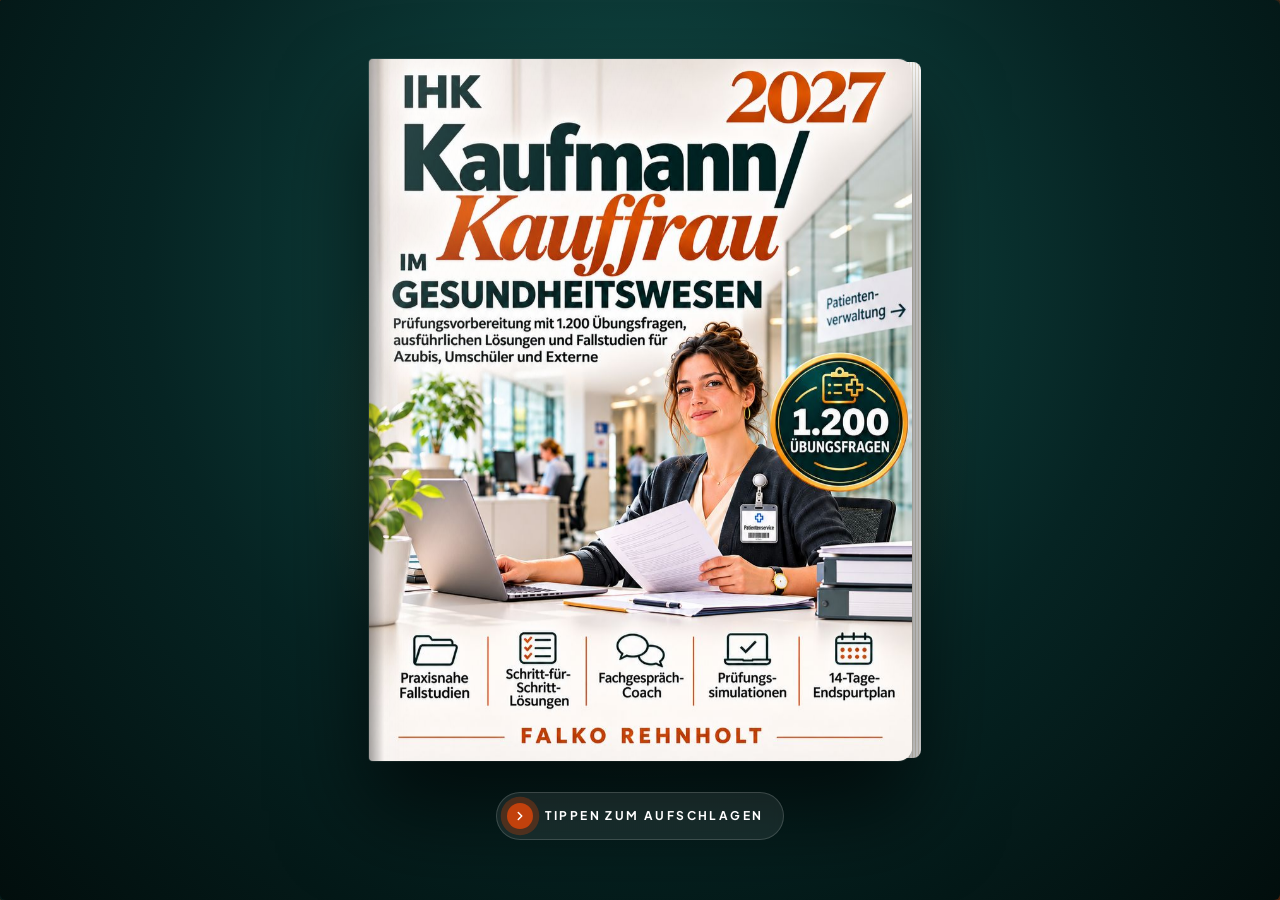
<file: index.html>
<!doctype html>
<html lang="de"><head><meta charset="utf-8"><meta http-equiv="refresh" content="0; url=Digitales_Lernheft.html"><title>Digitales Lernheft</title></head>
<body><a href="Digitales_Lernheft.html">Zum digitalen Lernheft</a></body></html>
</file>
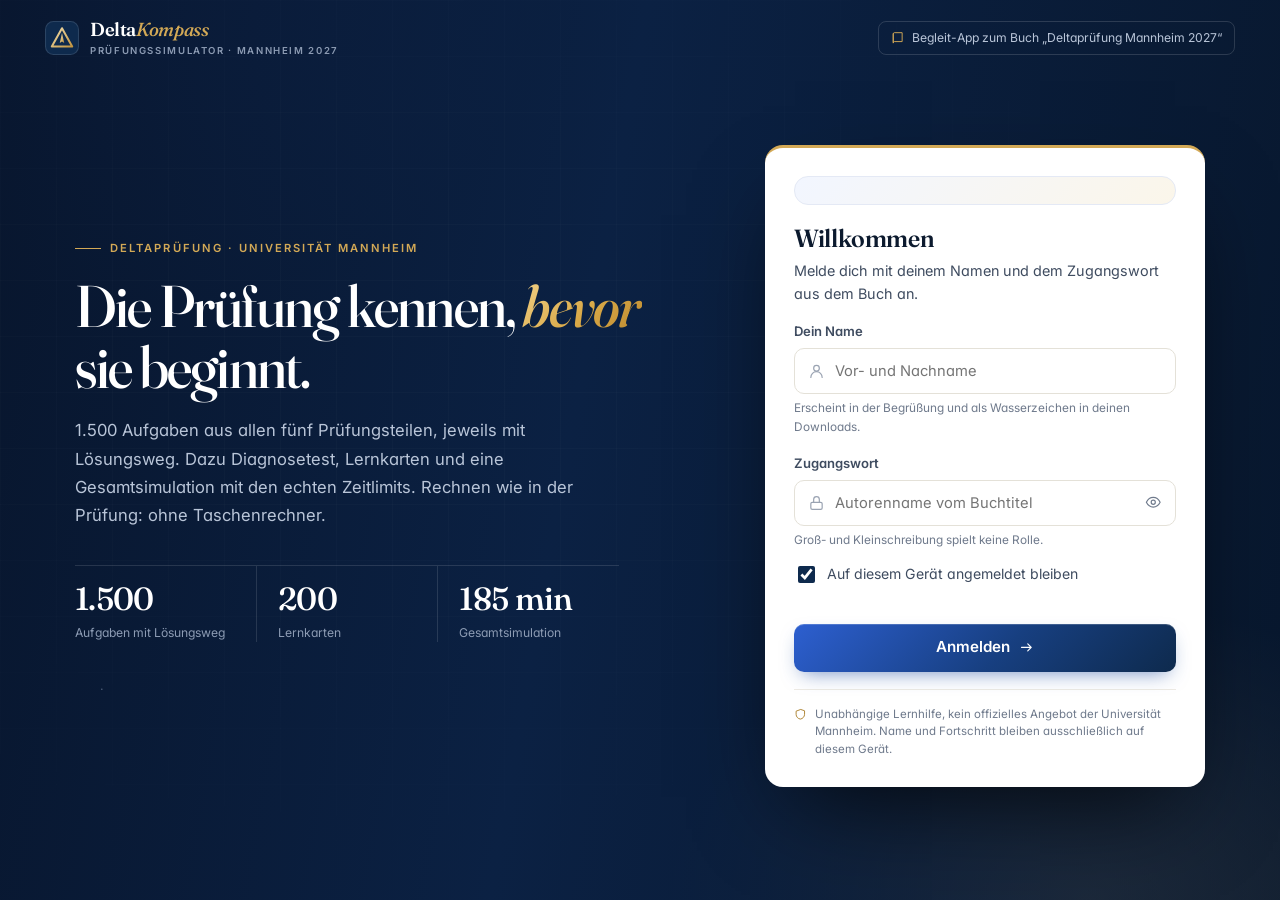
<file: src/shell.html>
<!doctype html>
<html lang="de" data-theme="light">
<head>
<meta charset="utf-8">
<meta name="viewport" content="width=device-width,initial-scale=1,viewport-fit=cover">
<title>DeltaKompass · Prüfungssimulator Deltaprüfung Mannheim 2027</title>
<meta name="theme-color" content="#0a1c36">
<meta name="robots" content="noindex">
<link rel="preconnect" href="https://fonts.googleapis.com">
<link rel="preconnect" href="https://fonts.gstatic.com" crossorigin>
<link href="https://fonts.googleapis.com/css2?family=Inter:wght@400;500;600;700&family=Fraunces:ital,opsz,wght@0,9..144,500;0,9..144,600;1,9..144,500;1,9..144,600&family=JetBrains+Mono:wght@500;600&display=swap" rel="stylesheet">
<style>
/* =========================================================
   DeltaKompass · Design-System
   Papier, Tinte, Gold. Haarlinien statt Schatten, klare Raster.
   ========================================================= */
:root{
  --bg:#f6f5f1;--surface:#ffffff;--surface2:#faf9f6;--sunk:#f1efe9;
  --ink:#0c1a2e;--ink2:#3f4c60;--mute:#6f7a8c;--faint:#9aa3b2;
  --line:#e4e1d8;--line2:#eeebe4;
  --navy:#0e2a4d;--navy2:#1d4b85;
  --gold:#a87b26;--gold2:#d3a956;--gold3:#f1dfb2;
  --accent:#0e2a4d;--accent-ink:#fff;--accent-hover:#163a66;
  --link:#1d4b85;--focus:rgba(29,75,133,.28);
  --ok:#157347;--okbg:#e9f5ee;--okline:#b5dcc5;
  --bad:#b3341f;--badbg:#fbedea;--badline:#efc0b6;
  --warn:#9a5d09;--warnbg:#fcf3e2;--warnline:#ecd09b;
  --info:#24569a;--infobg:#ebf1fa;--infoline:#c3d4ec;
  --sh1:0 1px 0 rgba(12,26,46,.04);
  --sh2:0 1px 2px rgba(12,26,46,.04),0 4px 14px -6px rgba(12,26,46,.08);
  --sh3:0 1px 2px rgba(12,26,46,.05),0 24px 56px -18px rgba(12,26,46,.28);
  --r1:8px;--r2:10px;--r3:14px;--r4:18px;
  --serif:"Fraunces","Iowan Old Style","Palatino Linotype",Georgia,serif;
  --sans:"Inter",ui-sans-serif,system-ui,-apple-system,"Segoe UI",Roboto,Arial,sans-serif;
  --mono:"JetBrains Mono",ui-monospace,"SF Mono",Menlo,Consolas,monospace;
  --ease:cubic-bezier(.22,.8,.24,1);
  --side:252px;
}
html[data-theme=dark]{
  --bg:#0a1220;--surface:#0f1a2c;--surface2:#0d1727;--sunk:#0b1524;
  --ink:#e9eef6;--ink2:#b4bfd1;--mute:#8592a7;--faint:#5f6c82;
  --line:#1e2b42;--line2:#172338;
  --navy:#aac4ee;--navy2:#c3d6f5;
  --gold:#d9b366;--gold2:#e2c07a;--gold3:#5a4519;
  --accent:#e2c07a;--accent-ink:#0a1424;--accent-hover:#edcf8f;
  --link:#a3c2f0;--focus:rgba(226,192,122,.35);
  --ok:#5fd09b;--okbg:#0f2c21;--okline:#1d553c;
  --bad:#f28c7a;--badbg:#321812;--badline:#66291d;
  --warn:#f0b65c;--warnbg:#31230c;--warnline:#664816;
  --info:#93b8ee;--infobg:#10223d;--infoline:#23406a;
  --sh1:none;--sh2:0 1px 2px rgba(0,0,0,.3);--sh3:0 24px 60px -16px rgba(0,0,0,.7);
}
*{box-sizing:border-box}
html,body{margin:0}
body{font:15px/1.6 var(--sans);color:var(--ink);background:var(--bg);-webkit-text-size-adjust:100%;-webkit-font-smoothing:antialiased;text-rendering:optimizeLegibility;font-feature-settings:"cv11","ss01"}
img{max-width:100%;height:auto}
h1,h2,h3{font-family:var(--serif);font-weight:600;line-height:1.15;margin:0 0 .4rem;letter-spacing:-.015em;color:var(--ink);font-variation-settings:"opsz" 72}
h1{font-size:clamp(1.65rem,2.6vw,2.1rem)}h2{font-size:1.35rem}h3{font-size:1.02rem;letter-spacing:-.005em;font-variation-settings:"opsz" 24}
p{margin:.4rem 0}
button{font:inherit;cursor:pointer;color:inherit}
a{color:var(--link)}
:focus-visible{outline:2px solid var(--navy2);outline-offset:2px;border-radius:6px}
html[data-theme=dark] :focus-visible{outline-color:var(--gold2)}
::selection{background:#f1dfb2;color:#0c1a2e}
.ic{width:1.1em;height:1.1em;flex:none;display:inline-block;vertical-align:-.16em;fill:none;stroke:currentColor;stroke-width:1.7;stroke-linecap:round;stroke-linejoin:round}
.small{font-size:.86rem}.xs{font-size:.76rem}.muted{color:var(--mute)}.mt{margin-top:1rem}.mt2{margin-top:1.75rem}
.row{display:flex;gap:.6rem;align-items:center;flex-wrap:wrap}.grow{flex:1}.between{justify-content:space-between}.center{justify-content:center}
.sr{position:absolute;width:1px;height:1px;overflow:hidden;clip:rect(0 0 0 0)}
@media(max-width:560px){.hide-s{display:none}}
kbd{font:600 .7rem var(--mono);padding:.06rem .36rem;border-radius:5px;border:1px solid var(--line);border-bottom-width:2px;background:var(--surface);color:var(--ink2)}

/* Marke */
.mark{width:34px;height:34px;flex:none;display:block}
.wordmark{display:flex;flex-direction:column;line-height:1}
.wordmark .wm{font:600 1.18rem/1 var(--serif);letter-spacing:-.02em;font-variation-settings:"opsz" 48;white-space:nowrap}
.wordmark .wm i{font-style:italic;font-weight:500;color:var(--gold)}
.wordmark small{font:600 .6rem/1 var(--sans);letter-spacing:.17em;text-transform:uppercase;color:var(--mute);margin-top:.38rem;white-space:nowrap}
.brand{display:flex;gap:.7rem;align-items:center;text-decoration:none;color:inherit}

/* Buttons */
.btn{display:inline-flex;align-items:center;justify-content:center;gap:.5rem;border:1px solid var(--line);background:var(--surface);color:var(--ink);padding:.6rem 1rem;border-radius:var(--r2);font-weight:600;font-size:.9rem;line-height:1.2;text-decoration:none;transition:background .15s,border-color .15s,color .15s;white-space:nowrap;-webkit-tap-highlight-color:transparent;touch-action:manipulation}
.btn:hover{border-color:color-mix(in srgb,var(--ink) 28%,var(--line));background:var(--surface2)}
.btn:active{background:var(--sunk)}
.btn.pri{background:var(--accent);color:var(--accent-ink);border-color:var(--accent)}
.btn.pri:hover{background:var(--accent-hover);border-color:var(--accent-hover)}
.btn.gold{background:var(--gold2);color:#0c1a2e;border-color:var(--gold2)}
.btn.gold:hover{background:#ddb867}
.btn.ghost{background:transparent;border-color:transparent}.btn.ghost:hover{background:var(--sunk)}
.btn.lg{padding:.78rem 1.25rem;font-size:.95rem}
.btn.sm{padding:.38rem .65rem;font-size:.8rem;border-radius:var(--r1)}
.btn.block{width:100%}
.btn[disabled]{opacity:.4;cursor:not-allowed}
.ibtn{display:inline-grid;place-items:center;width:36px;height:36px;border:0;background:none;color:var(--ink2);border-radius:var(--r1);transition:background .15s,color .15s}
.ibtn:hover{background:var(--sunk);color:var(--ink)}
.ibtn .ic{width:19px;height:19px}

/* Flächen */
.card{background:var(--surface);border:1px solid var(--line);border-radius:var(--r3);padding:1.2rem 1.3rem;box-shadow:var(--sh1)}
.card.flat{box-shadow:none}
.card.pad-lg{padding:1.6rem 1.7rem}
.card h3{display:flex;align-items:center;gap:.5rem}
.card h3 .ic{color:var(--mute)}
.card-h{display:flex;align-items:center;justify-content:space-between;gap:.8rem;margin:-.2rem 0 .9rem;padding-bottom:.8rem;border-bottom:1px solid var(--line2)}
.card-h h3{margin:0}
a.card,.card.link{color:inherit;text-decoration:none;transition:border-color .2s,background .2s}
a.card:hover,.card.link:hover{border-color:color-mix(in srgb,var(--ink) 25%,var(--line))}
.grid{display:grid;gap:1rem}
.g2{grid-template-columns:repeat(auto-fit,minmax(290px,1fr))}
.g3{grid-template-columns:repeat(auto-fit,minmax(230px,1fr))}
.g4{grid-template-columns:repeat(auto-fit,minmax(160px,1fr))}
.eyebrow{display:inline-flex;align-items:center;gap:.5rem;font:600 .68rem/1 var(--sans);letter-spacing:.16em;text-transform:uppercase;color:var(--gold)}
.pagehead{margin:0 0 1.6rem;padding-bottom:1.3rem;border-bottom:1px solid var(--line)}
.pagehead p{color:var(--ink2);max-width:66ch;margin-top:.4rem}
.pagehead h1{margin-top:.55rem;margin-bottom:0}
.divider{height:1px;background:var(--line);margin:1rem 0}

/* Formulare */
label.f{display:block;font-weight:600;margin:1rem 0 .35rem;font-size:.82rem;color:var(--ink2)}
select,input[type=text],input[type=password],input[type=date]{width:100%;height:42px;padding:0 .8rem;border:1px solid var(--line);border-radius:var(--r2);background:var(--surface);color:var(--ink);font:inherit;font-size:.92rem;transition:border-color .15s,box-shadow .15s;appearance:none;-webkit-appearance:none}
select{background-image:url("data:image/svg+xml,%3Csvg xmlns='http://www.w3.org/2000/svg' width='16' height='16' viewBox='0 0 24 24' fill='none' stroke='%236f7a8c' stroke-width='2' stroke-linecap='round'%3E%3Cpath d='m6 9 6 6 6-6'/%3E%3C/svg%3E");background-repeat:no-repeat;background-position:right .7rem center;padding-right:2.2rem}
select:focus,input:focus{outline:none;border-color:var(--navy2);box-shadow:0 0 0 3px var(--focus)}
.check{display:flex;gap:.55rem;align-items:center;font-size:.88rem;margin:.8rem 0;cursor:pointer}
.check input{width:17px;height:17px;accent-color:var(--navy)}
.switch{position:relative;display:inline-flex;align-items:center;gap:.75rem;cursor:pointer;font-weight:500;font-size:.9rem}
.switch input{position:absolute;opacity:0}
.switch i{width:38px;height:22px;border-radius:99px;background:var(--line);position:relative;transition:background .2s;flex:none}
.switch i:after{content:"";position:absolute;top:3px;left:3px;width:16px;height:16px;border-radius:50%;background:#fff;box-shadow:0 1px 2px rgba(0,0,0,.25);transition:transform .25s var(--ease)}
.switch input:checked+i{background:var(--navy)}html[data-theme=dark] .switch input:checked+i{background:var(--gold)}
.switch input:checked+i:after{transform:translateX(16px)}
.switch input:focus-visible+i{box-shadow:0 0 0 3px var(--focus)}
.seg{display:inline-flex;padding:3px;background:var(--sunk);border:1px solid var(--line2);border-radius:var(--r2);gap:2px;flex-wrap:wrap}
.seg button{border:0;background:none;padding:.42rem .75rem;border-radius:7px;font-size:.84rem;font-weight:600;color:var(--mute);display:inline-flex;gap:.4rem;align-items:center;justify-content:center}
.seg button.on{background:var(--surface);color:var(--ink);box-shadow:0 1px 2px rgba(12,26,46,.08),0 0 0 1px var(--line)}

/* Fortschritt */
.bar{height:6px;background:var(--line2);border-radius:99px;overflow:hidden}
.bar i{display:block;height:100%;background:var(--navy);border-radius:99px;transition:width .6s var(--ease)}
html[data-theme=dark] .bar i{background:var(--gold2)}
.pill{display:inline-flex;align-items:center;gap:.3rem;padding:.14rem .5rem;border-radius:6px;background:var(--infobg);color:var(--info);font-size:.72rem;font-weight:600;white-space:nowrap;letter-spacing:.01em}
.pill .ic{width:12px;height:12px}
.pill.ok{background:var(--okbg);color:var(--ok)}.pill.bad{background:var(--badbg);color:var(--bad)}.pill.warn{background:var(--warnbg);color:var(--warn)}.pill.neutral{background:var(--sunk);color:var(--ink2);box-shadow:inset 0 0 0 1px var(--line2)}
.pill.gold{background:color-mix(in srgb,var(--gold2) 18%,transparent);color:var(--gold)}
.dot{width:8px;height:8px;border-radius:2px;flex:none;display:inline-block}
.note{display:flex;gap:.8rem;background:var(--surface);border:1px solid var(--line);border-left:3px solid var(--gold2);border-radius:var(--r2);padding:.9rem 1.1rem;font-size:.88rem;color:var(--ink2)}
.note .ic{color:var(--gold);width:18px;height:18px;margin-top:.12rem}
.note strong{display:block;margin-bottom:.15rem;color:var(--ink)}

/* =========================================================
   Anmeldung
   ========================================================= */
#gate{position:fixed;inset:0;z-index:50;background:#06111f;color:#fff;overflow:auto}
#hero{position:fixed;inset:0;overflow:hidden;background:#06111f}
.slide{position:absolute;inset:0;opacity:0;transition:opacity 2.2s ease}
.slide.on{opacity:1}.slide.on .ph{animation:kb 24s ease-in-out forwards}
.ph{position:absolute;inset:-6%;background-size:cover;background-position:center;transform:scale(1.02);filter:saturate(.7) contrast(1.05)}
@keyframes kb{from{transform:scale(1.02)}to{transform:scale(1.12) translate(-2%,-1.2%)}}
.slide:nth-child(even).on .ph{animation-name:kb2}@keyframes kb2{from{transform:scale(1.12) translate(2%,1%)}to{transform:scale(1.02)}}
.fallback{position:absolute;inset:0;opacity:.7}.fallback svg{width:100%;height:100%}
.shade{position:fixed;inset:0;background:linear-gradient(100deg,rgba(6,17,31,.96) 0%,rgba(6,17,31,.86) 45%,rgba(6,17,31,.55) 100%)}
.gridbg{position:fixed;inset:0;pointer-events:none;opacity:.5;background-image:linear-gradient(rgba(255,255,255,.035) 1px,transparent 1px),linear-gradient(90deg,rgba(255,255,255,.035) 1px,transparent 1px);background-size:56px 56px;mask-image:radial-gradient(ellipse at 30% 40%,#000 20%,transparent 75%);-webkit-mask-image:radial-gradient(ellipse at 30% 40%,#000 20%,transparent 75%)}
.gtop{position:relative;display:flex;justify-content:space-between;align-items:center;padding:1.3rem clamp(1rem,4vw,2.8rem)}
#gate .wordmark small{color:#8c9bb3}
#gate .wordmark .wm i{color:var(--gold2)}
.gedition{display:inline-flex;gap:.5rem;align-items:center;font-size:.76rem;color:#b9c5d8;padding:.38rem .75rem;border:1px solid rgba(255,255,255,.14);border-radius:8px}
.gedition .ic{color:var(--gold2)}
.gwrap{position:relative;display:grid;grid-template-columns:1.1fr .9fr;gap:clamp(2rem,5vw,5rem);align-items:center;max-width:1220px;margin:0 auto;padding:1rem clamp(1rem,4vw,2.8rem) 3rem;min-height:calc(100vh - 88px)}
.gtxt .kicker{display:inline-flex;align-items:center;gap:.6rem;font:600 .7rem/1 var(--sans);letter-spacing:.18em;text-transform:uppercase;color:var(--gold2);margin-bottom:1.3rem}
.gtxt .kicker:before{content:"";width:26px;height:1px;background:currentColor}
.gtxt h1{font-size:clamp(2.3rem,4.6vw,3.7rem);color:#fff;font-weight:500;line-height:1.04;letter-spacing:-.03em;margin-bottom:1.2rem;font-variation-settings:"opsz" 144}
.gtxt h1 em{font-style:italic;color:var(--gold2)}
.gtxt .lead{font-size:1.04rem;max-width:34rem;color:#b9c5d8;line-height:1.7}
.gstats{display:grid;grid-template-columns:repeat(3,1fr);margin:2.2rem 0 0;max-width:34rem;border-top:1px solid rgba(255,255,255,.12)}
.gstats div{padding:1.1rem 0 0}
.gstats div+div{padding-left:1.3rem;border-left:1px solid rgba(255,255,255,.12)}
.gstats b{display:block;font:500 2rem/1 var(--serif);color:#fff;letter-spacing:-.02em}
.gstats span{display:block;font-size:.76rem;color:#8c9bb3;margin-top:.45rem}
.gcap{display:flex;gap:.8rem;align-items:center;font-size:.78rem;color:#8c9bb3;margin-top:2.4rem}
.dots{display:flex;gap:.3rem}.dots i{width:20px;height:2px;border-radius:2px;background:rgba(255,255,255,.2);overflow:hidden;position:relative}
.dots i.on:after{content:"";position:absolute;inset:0;background:var(--gold2);transform-origin:left;animation:fillbar 20s linear forwards}
@keyframes fillbar{from{transform:scaleX(0)}to{transform:scaleX(1)}}
.gcard{position:relative;background:#fff;color:#0c1a2e;border-radius:var(--r4);padding:1.7rem 1.8rem 1.4rem;box-shadow:0 40px 90px -30px rgba(0,0,0,.75);max-width:440px;width:100%;justify-self:end;border-top:3px solid var(--gold2)}
.gcard h2{color:#0c1a2e;font-size:1.55rem;margin:1.2rem 0 .2rem}
.gsub{color:#3f4c60;font-size:.9rem}
.gcard label.f{color:#3f4c60}
.gcard input[type=text],.gcard input[type=password]{background:#fff;color:#0c1a2e;border-color:#e4e1d8;padding-left:2.5rem;height:46px}
.gcard input:focus{border-color:#1d4b85;box-shadow:0 0 0 3px rgba(29,75,133,.16)}
.ghint{font-size:.74rem;color:#6f7a8c;margin:.35rem 0 0}
.gerr{color:#b3341f;min-height:1.2rem;font-size:.84rem;margin:.35rem 0;font-weight:500}
.gfine{display:flex;gap:.5rem;font-size:.72rem;color:#6f7a8c;margin-top:1.1rem;padding-top:1rem;border-top:1px solid #eeebe4;line-height:1.5}
.gfine .ic{flex:none;margin-top:.1rem;color:#a87b26}
.fld{position:relative}
.fld>.ic{position:absolute;left:.85rem;top:50%;transform:translateY(-50%);color:#9aa3b2;width:17px;height:17px;pointer-events:none}
.eye{position:absolute;right:5px;top:50%;transform:translateY(-50%);border:0;background:none;width:36px;height:36px;border-radius:8px;display:grid;place-items:center;color:#6f7a8c}
.eye:hover{background:#f1efe9;color:#0c1a2e}
.gcard .check{color:#3f4c60}
.gcard .btn.pri{background:#0e2a4d;color:#fff;border-color:#0e2a4d;height:48px}
.gcard .btn.pri:hover{background:#163a66}
.spin{width:15px;height:15px;border-radius:50%;border:2px solid currentColor;border-right-color:transparent;animation:rot .7s linear infinite;display:inline-block}
@keyframes rot{to{transform:rotate(360deg)}}

/* =========================================================
   Zigi · KI-Lerncoach (animierter Orb)
   ========================================================= */
.zg{flex:none;position:relative;display:block}
.zg svg{width:100%;height:100%;overflow:visible;display:block}
.zg .core,.zg .orbit,.zg .halo,.zg .burst{transform-box:view-box;transform-origin:50px 50px}
.zg .halo{animation:zBreathe 4.8s ease-in-out infinite}
@keyframes zBreathe{0%,100%{opacity:.55;transform:scale(.94)}50%{opacity:1;transform:scale(1.04)}}
.zg .orbit{animation:zSpin 26s linear infinite}
@keyframes zSpin{to{transform:rotate(360deg)}}
.zg .b1{animation:zDrift1 9s ease-in-out infinite}
.zg .b2{animation:zDrift2 11s ease-in-out infinite}
@keyframes zDrift1{0%,100%{transform:translate(0,0)}33%{transform:translate(14px,-10px)}66%{transform:translate(6px,-22px)}}
@keyframes zDrift2{0%,100%{transform:translate(0,0)}40%{transform:translate(-16px,12px)}75%{transform:translate(-4px,22px)}}
.zg .eyes{transform-box:fill-box;transform-origin:center;transition:transform .45s var(--ease),opacity .2s;animation:zBlink 5.6s infinite}
@keyframes zBlink{0%,92%,100%{transform:scaleY(1)}95%{transform:scaleY(.1)}}
.zg .happy{opacity:0;transition:opacity .25s}
.zg .core{transition:transform .5s var(--ease)}
.zg .burst{opacity:0}
.zg.wave .core{animation:zNod 1.1s var(--ease) 2}
@keyframes zNod{0%,100%{transform:rotate(0)}30%{transform:rotate(-9deg) translateY(-1px)}65%{transform:rotate(6deg)}}
.zg.wave .eyes,.zg.thumbs .eyes,.zg.cheer .eyes{opacity:0;animation:none}
.zg.wave .happy,.zg.thumbs .happy,.zg.cheer .happy{opacity:1}
.zg.point .eyes{animation:none;transform:translate(3.5px,1px)}
.zg.think .eyes{animation:none;transform:translate(2.5px,-3px) scaleY(.85)}
.zg.think .orbit{animation:zSpin 1.4s linear infinite}
.zg.think .halo{animation:zBreathe 1.4s ease-in-out infinite}
.zg.thumbs .halo{animation:zFlash .9s var(--ease) 1}
@keyframes zFlash{0%{transform:scale(.9);opacity:.6}40%{transform:scale(1.14);opacity:1}100%{transform:scale(1);opacity:.8}}
.zg.cheer .burst{animation:zBurst 1s ease-out 2}
@keyframes zBurst{0%{opacity:.9;transform:scale(.8)}100%{opacity:0;transform:scale(1.35)}}
.zg.cheer .core{animation:zHop .5s var(--ease) 3}
@keyframes zHop{50%{transform:translateY(-4px) scale(1.03)}}
.zg.sad .eyes{animation:none;transform:translateY(3px) scaleY(.55)}
.zg.sad .core{transform:translateY(1.5px)}
.zg.sad .halo{animation:none;opacity:.35}
.zg.talk .halo{animation:zTalk .32s ease-in-out 5}
@keyframes zTalk{50%{transform:scale(1.07);opacity:1}}
.zg.talk:not(.wave):not(.thumbs):not(.cheer):not(.think):not(.sad):not(.point) .eyes{animation:zTalkE .32s ease-in-out 5}
@keyframes zTalkE{50%{transform:scaleY(.72)}}

.coach{display:flex;gap:.9rem;align-items:center;padding:.85rem .95rem;border-radius:var(--r3);background:#f6f5f1;border:1px solid #eeebe4}
.coach .zg{width:58px;height:58px}
.speech{position:relative;font-size:.88rem;line-height:1.5;transition:opacity .25s,transform .25s;color:#2b384d}
.speech.swap{opacity:0;transform:translateY(3px)}
.speech .who{display:flex;align-items:center;gap:.4rem;font:600 .68rem/1 var(--sans);letter-spacing:.14em;text-transform:uppercase;color:#a87b26;margin-bottom:.35rem}
.speech .who em{font-style:normal;font-weight:500;letter-spacing:.02em;text-transform:none;color:#6f7a8c;font-size:.72rem}
.speech .who:before{content:"";width:6px;height:6px;border-radius:50%;background:#22a06b;box-shadow:0 0 0 3px rgba(34,160,107,.16)}

#buddy{position:fixed;right:20px;bottom:20px;z-index:40;display:none;align-items:flex-end;gap:.7rem;pointer-events:none}
body.in #buddy.on{display:flex}
#buddy .bubble{max-width:18rem;padding:.8rem .95rem;border-radius:12px 12px 3px 12px;background:var(--surface);border:1px solid var(--line);box-shadow:var(--sh3);opacity:0;transform:translateY(6px);transition:opacity .3s,transform .3s var(--ease)}
#buddy .bubble.show{opacity:1;transform:none}
#buddy .speech{color:var(--ink)}
#buddy .speech .who em{color:var(--mute)}
.zbtn{pointer-events:auto;width:58px;height:58px;border-radius:50%;border:0;background:none;padding:0;display:grid;place-items:center;filter:drop-shadow(0 10px 18px rgba(8,24,48,.35));-webkit-tap-highlight-color:transparent}
.zbtn .zg{width:58px;height:58px}

/* =========================================================
   App-Rahmen
   ========================================================= */
body:not(.in) #app{display:none}
#app{display:grid;grid-template-columns:var(--side) 1fr;min-height:100vh}
.side{background:var(--surface);border-right:1px solid var(--line);padding:1.1rem .8rem 1rem;position:sticky;top:0;height:100vh;overflow:auto;display:flex;flex-direction:column}
.side .brand{padding:.25rem .5rem 1.2rem;margin-bottom:.3rem;border-bottom:1px solid var(--line2)}
.nav{flex:1}
.nav a{display:flex;gap:.65rem;align-items:center;color:var(--ink2);text-decoration:none;padding:.48rem .6rem;border-radius:var(--r1);font-size:.875rem;font-weight:500;position:relative;transition:background .15s,color .15s}
.nav a .ic{width:17px;height:17px;color:var(--faint);transition:color .15s}
.nav a:hover{background:var(--sunk);color:var(--ink)}
.nav a:hover .ic{color:var(--ink2)}
.nav a.on{background:var(--sunk);color:var(--ink);font-weight:600;box-shadow:inset 0 0 0 1px var(--line2)}
.nav a.on .ic{color:var(--gold)}
.nav a.on:before{content:"";position:absolute;left:-.8rem;top:25%;bottom:25%;width:2px;border-radius:0 2px 2px 0;background:var(--gold2)}
.nav .g{font:600 .62rem/1 var(--sans);letter-spacing:.17em;text-transform:uppercase;color:var(--faint);margin:1.3rem .6rem .5rem}
.nav .bd{margin-left:auto;background:var(--badbg);color:var(--bad);border-radius:5px;font:600 .68rem/1 var(--mono);padding:.22rem .4rem}
.side .me{display:flex;gap:.65rem;align-items:center;padding:.65rem;border-radius:var(--r2);border:1px solid var(--line);margin-top:1rem}
.side .me .av{width:32px;height:32px;border-radius:8px;background:#0e2a4d;display:grid;place-items:center;font:600 .78rem var(--sans);color:#f1dfb2;flex:none}
.side .me b{display:block;font-size:.84rem;font-weight:600;line-height:1.3}.side .me span{font-size:.7rem;color:var(--mute)}
.side .foot{font-size:.68rem;color:var(--faint);padding:.9rem .5rem 0;line-height:1.5}
.main{min-width:0;display:flex;flex-direction:column}
.top{display:flex;align-items:center;gap:.5rem;padding:0 clamp(1rem,3vw,2.2rem);height:58px;border-bottom:1px solid var(--line);background:color-mix(in srgb,var(--bg) 85%,transparent);backdrop-filter:saturate(1.5) blur(12px);-webkit-backdrop-filter:saturate(1.5) blur(12px);position:sticky;top:0;z-index:10}
.top .brand{display:none}
.crumb{display:flex;align-items:center;gap:.4rem;font-size:.84rem;color:var(--mute);min-width:0}
.crumb b{color:var(--ink);font-weight:600;white-space:nowrap;overflow:hidden;text-overflow:ellipsis}
.crumb .ic{width:13px;height:13px;color:var(--faint)}
.chip{display:inline-flex;align-items:center;gap:.4rem;font:600 .76rem var(--sans);color:var(--ink2);padding:.32rem .6rem;border-radius:8px;border:1px solid var(--line);background:var(--surface)}
.chip .ic{width:14px;height:14px;color:var(--gold)}
.menu-btn{display:none}
#view{padding:clamp(1.3rem,3vw,2.4rem) clamp(1rem,3vw,2.4rem) 6rem;max-width:1100px;width:100%;margin:0 auto;outline:none;animation:viewFade .28s ease}
@keyframes viewFade{from{opacity:0}}
@keyframes viewIn{from{opacity:0;transform:translateY(4px)}to{opacity:1;transform:none}}
.scrim{display:none}
.tabbar{display:none}
@media(max-width:900px){
  .gwrap{grid-template-columns:1fr;gap:1.6rem;padding-top:.4rem;min-height:0}
  .gcard{justify-self:stretch;max-width:none;padding:1.4rem 1.3rem 1.2rem}
  .gtxt .lead,.gstats,.gcap{display:none}
  .gtxt h1{font-size:2.2rem;margin-bottom:0}
  .gtxt .kicker{margin-bottom:.9rem}
  .gedition{display:none}
  #app{grid-template-columns:1fr}
  .side{position:fixed;left:0;top:0;bottom:0;width:280px;transform:translateX(-102%);transition:transform .3s var(--ease);z-index:60;box-shadow:var(--sh3)}
  body.menu .side{transform:none}
  body.menu .scrim{display:block;position:fixed;inset:0;background:rgba(6,14,26,.45);z-index:55}
  .menu-btn{display:inline-grid}
  .top{padding:0 .6rem;height:54px}
  .top .crumb{display:none}
  .top .brand{display:flex;gap:.55rem}
  .top .mark{width:28px;height:28px}
  .top .wordmark .wm{font-size:1.05rem}
  #view{padding:1.1rem 1rem 8rem}
  .tabbar{display:flex;position:fixed;left:0;right:0;bottom:0;z-index:35;background:color-mix(in srgb,var(--surface) 94%,transparent);backdrop-filter:blur(14px);-webkit-backdrop-filter:blur(14px);border-top:1px solid var(--line);padding:.3rem .3rem calc(.3rem + env(safe-area-inset-bottom))}
  .tabbar a,.tabbar button{flex:1;display:flex;flex-direction:column;align-items:center;gap:.2rem;font:600 .64rem/1 var(--sans);color:var(--mute);text-decoration:none;padding:.45rem 0;border:0;background:none;border-radius:8px;-webkit-tap-highlight-color:transparent}
  .tabbar .ic{width:20px;height:20px}
  .tabbar .on{color:var(--ink)}.tabbar .on .ic{color:var(--gold)}
  body.run .tabbar{display:none}
  #buddy{bottom:76px;right:12px}
  body.run #buddy{bottom:80px}
  body.cards #buddy{display:none!important}
  body.run #buddy .bubble{display:none}
  .zbtn,.zbtn .zg{width:48px;height:48px}
  #buddy .bubble{max-width:14rem;font-size:.84rem}
  .pagehead{margin-bottom:1.2rem;padding-bottom:1rem}
}

/* =========================================================
   Übersicht
   ========================================================= */
.brief{display:grid;grid-template-columns:1fr 280px;border:1px solid var(--line);border-radius:var(--r4);background:var(--surface);overflow:hidden;box-shadow:var(--sh2)}
.brief .bmain{padding:clamp(1.3rem,3vw,2rem);display:flex;gap:1.4rem;align-items:flex-start;position:relative}
.brief .bmain .zg{width:84px;height:84px;margin-top:.2rem}
.brief h1{margin:.5rem 0 .5rem;font-size:clamp(1.7rem,3vw,2.2rem)}
.brief p{color:var(--ink2);max-width:52ch;margin:0}
.brief .rec{display:flex;gap:.6rem;align-items:center;margin-top:1.3rem;flex-wrap:wrap}
.brief .bside{background:var(--sunk);border-left:1px solid var(--line);padding:1.4rem 1.5rem;display:flex;flex-direction:column;align-items:center;justify-content:center;text-align:center;gap:.6rem}
.brief .bside .lbl{font:600 .66rem/1 var(--sans);letter-spacing:.16em;text-transform:uppercase;color:var(--mute)}
.brief .bside p{font-size:.78rem;color:var(--mute);margin:0}
.rec-tag{display:inline-flex;align-items:center;gap:.45rem;font-size:.86rem;font-weight:600;color:var(--ink)}
.rec-tag:before{content:"";width:6px;height:6px;background:var(--gold2);transform:rotate(45deg)}
@media(max-width:820px){.brief{grid-template-columns:1fr}.brief .bside{border-left:0;border-top:1px solid var(--line);flex-direction:row;justify-content:flex-start;text-align:left;gap:1rem}.brief .bside .ring{width:84px;height:84px}.brief .bside .ring .in b{font-size:1.25rem}}
@media(max-width:560px){.brief .bmain{flex-direction:column;gap:.6rem}.brief .bmain .zg{width:56px;height:56px}}
.resume{display:flex;gap:1rem;align-items:center;flex-wrap:wrap;margin-top:1rem;padding:.9rem 1.1rem;border-radius:var(--r3);border:1px solid var(--warnline);background:var(--warnbg)}
.resume .ic{width:20px;height:20px;color:var(--warn)}
.kpi{display:grid;grid-template-columns:repeat(4,1fr);border:1px solid var(--line);border-radius:var(--r3);background:var(--surface);overflow:hidden}
.kpi>div{padding:1rem 1.15rem;display:flex;flex-direction:column;gap:.55rem;border-left:1px solid var(--line2)}
.kpi>div:first-child{border-left:0}
.kpi .ki{display:flex;align-items:center;gap:.45rem;font:600 .66rem/1 var(--sans);letter-spacing:.13em;text-transform:uppercase;color:var(--mute)}
.kpi .ki .ic{width:14px;height:14px;color:var(--gold)}
.kpi b{display:block;font:500 1.7rem/1 var(--serif);color:var(--ink);letter-spacing:-.02em;font-variant-numeric:tabular-nums;font-variation-settings:"opsz" 72}
.kpi b small{font:500 .82rem var(--sans);color:var(--mute);letter-spacing:0}
@media(max-width:760px){.kpi{grid-template-columns:1fr 1fr}.kpi>div:nth-child(3){border-left:0}.kpi>div:nth-child(n+3){border-top:1px solid var(--line2)}.kpi b{font-size:1.45rem}}
.act{display:flex;flex-direction:column;gap:.35rem;min-height:150px;position:relative}
.act .ai{width:34px;height:34px;border-radius:9px;display:grid;place-items:center;color:var(--ink2);background:var(--sunk);border:1px solid var(--line2);margin-bottom:.6rem}
.act .ai .ic{width:17px;height:17px}
.act h3{margin:0}
.act p{color:var(--mute);font-size:.84rem;margin:0;flex:1}
.act .foot{display:flex;align-items:center;justify-content:space-between;margin-top:.7rem;padding-top:.7rem;border-top:1px solid var(--line2)}
.act .go{color:var(--faint);transition:transform .2s var(--ease),color .2s}
a.card:hover .go{transform:translateX(3px);color:var(--gold)}
a.card:hover .ai{color:var(--gold);border-color:color-mix(in srgb,var(--gold2) 40%,var(--line2))}
.prow{display:grid;grid-template-columns:minmax(9rem,15rem) 1fr auto;gap:1.1rem;align-items:center;padding:.65rem 0;border-top:1px solid var(--line2)}
.card-h+.prow{border-top:0;padding-top:.2rem}
.prow .nm{display:flex;gap:.6rem;align-items:center;font-weight:500;font-size:.88rem}
.prow .v{font-size:.8rem;color:var(--mute);text-align:right;min-width:6.5rem;font-variant-numeric:tabular-nums}
@media(max-width:600px){.prow{grid-template-columns:1fr auto;gap:.5rem 1rem}.prow .bar{grid-column:1/-1;order:3}}

.partcard{display:flex;flex-direction:column;gap:.85rem;position:relative}
.partcard .row.between{align-items:flex-start;flex-wrap:nowrap}
.partcard h3{margin:0}
.ptag{width:34px;height:34px;border-radius:9px;display:grid;place-items:center;flex:none;border:1px solid}
.ptag .ic{width:17px;height:17px}
.stat3{display:flex;gap:1.3rem;font-size:.74rem;color:var(--mute)}
.stat3 b{display:block;font:600 .95rem var(--sans);color:var(--ink);font-variant-numeric:tabular-nums}
.sec-t{display:flex;align-items:center;gap:.6rem;margin:2rem 0 .85rem;font:600 .7rem/1 var(--sans);letter-spacing:.16em;text-transform:uppercase;color:var(--mute)}
.sec-t:after{content:"";flex:1;height:1px;background:var(--line)}
.empty{text-align:center;padding:2.6rem 1.4rem}
.empty .zg{width:76px;height:76px;margin:0 auto 1rem}
.empty p{color:var(--ink2);max-width:46ch;margin:.4rem auto 1.2rem}

/* =========================================================
   Aufgaben
   ========================================================= */
.runhead{position:sticky;top:58px;z-index:6;margin:-.6rem 0 1.1rem;padding:.85rem 1.1rem;border-radius:var(--r3);background:color-mix(in srgb,var(--surface) 94%,transparent);backdrop-filter:blur(12px);-webkit-backdrop-filter:blur(12px);border:1px solid var(--line);box-shadow:var(--sh2)}
.runhead h2{margin:.35rem 0 0;font-size:1.08rem}
.runhead .bar{height:4px;margin-top:.8rem}
.runhead .meta{display:flex;justify-content:space-between;gap:.6rem;font-size:.76rem;color:var(--mute);margin-top:.45rem;font-variant-numeric:tabular-nums}
.timer{display:inline-flex;align-items:center;gap:.45rem;font:600 1rem/1 var(--mono);padding:.5rem .7rem;border-radius:var(--r1);background:var(--sunk);border:1px solid var(--line2);color:var(--ink);font-variant-numeric:tabular-nums}
.timer .ic{width:15px;height:15px;color:var(--mute)}
.timer.low{background:var(--badbg);border-color:var(--badline);color:var(--bad)}.timer.low .ic{color:var(--bad)}
.qcard{background:var(--surface);border:1px solid var(--line);border-radius:var(--r3);padding:clamp(1.1rem,2.5vw,1.7rem);box-shadow:var(--sh1)}
.qmeta{display:flex;gap:.4rem;flex-wrap:wrap;align-items:center;margin-bottom:1.1rem;padding-bottom:.9rem;border-bottom:1px solid var(--line2);font-size:.76rem;color:var(--mute)}
.qmeta .sep{flex:1}
.stem{font-size:1.02rem;line-height:1.72}
.stem .tex{white-space:nowrap}
.fest{background:var(--surface2);border:1px solid var(--line);border-left:3px solid var(--navy2);border-radius:var(--r2);padding:.85rem 1rem;margin:.2rem 0 .8rem}
.fest b{font:600 .68rem/1 var(--sans);letter-spacing:.14em;text-transform:uppercase;color:var(--mute)}
.claim{display:flex;gap:.75rem;align-items:flex-start;padding:.5rem 0}
.claim .cl{flex:none;width:1.9rem;height:1.9rem;border-radius:7px;border:1px solid var(--line);display:grid;place-items:center;font:600 .82rem var(--serif);color:var(--ink2)}
.zoomable{cursor:zoom-in;display:block;margin:.9rem auto;max-width:100%;border:1px solid var(--line);border-radius:var(--r2);background:#fff;padding:6px}
.matwrap{display:flex;flex-direction:column;gap:1.2rem;align-items:center}
.matwrap .mat{width:100%;max-width:360px}
.matwrap .mat .zoomable{margin:0 auto}
.opts{display:grid;gap:.55rem;margin-top:1.2rem}
.opts.two{grid-template-columns:1fr 1fr}
.opt{position:relative;display:flex;gap:.8rem;align-items:center;text-align:left;width:100%;min-height:52px;background:var(--surface);border:1px solid var(--line);border-radius:var(--r2);padding:.65rem .85rem;color:var(--ink);transition:border-color .15s,background .15s,box-shadow .15s;-webkit-tap-highlight-color:transparent;touch-action:manipulation}
.opt:hover:not([disabled]){border-color:color-mix(in srgb,var(--ink) 30%,var(--line));background:var(--surface2)}
.opt .L{font:600 .8rem var(--mono);width:1.8rem;height:1.8rem;border-radius:6px;border:1px solid var(--line);background:var(--surface2);color:var(--ink2);display:grid;place-items:center;flex:none;transition:all .15s}
.opt.sel{border-color:var(--navy);box-shadow:0 0 0 1px var(--navy) inset;background:var(--infobg)}
.opt.sel .L{background:var(--navy);border-color:var(--navy);color:#fff}
html[data-theme=dark] .opt.sel{border-color:var(--gold2);box-shadow:0 0 0 1px var(--gold2) inset;background:color-mix(in srgb,var(--gold2) 10%,var(--surface))}
html[data-theme=dark] .opt.sel .L{background:var(--gold2);border-color:var(--gold2);color:#0a1424}
.opt.ok{border-color:var(--ok);box-shadow:0 0 0 1px var(--ok) inset;background:var(--okbg)}.opt.ok .L{background:var(--ok);border-color:var(--ok);color:#fff}
.opt.bad{border-color:var(--bad);background:var(--badbg)}.opt.bad .L{background:var(--bad);border-color:var(--bad);color:#fff}
.opt.ok:after,.opt.bad:after{position:absolute;right:.85rem;top:50%;transform:translateY(-50%);font:600 .66rem var(--sans);letter-spacing:.08em;text-transform:uppercase}
.opt.ok:after{content:"Richtig";color:var(--ok)}.opt.bad:after{content:"Deine Wahl";color:var(--bad)}
.opt[disabled]{cursor:default}
.opts.imgs{grid-template-columns:repeat(4,1fr)}
.opts.imgs .opt{flex-direction:column;padding:.45rem;gap:.35rem}
.opts.imgs .opt:after{display:none}
.opts.imgs img{width:100%;max-width:96px;background:#fff;border-radius:6px}
@media(max-width:560px){.opts.two{grid-template-columns:1fr}.opts.imgs{gap:.4rem}.opts.imgs .opt{padding:.3rem}.opt.ok:after,.opt.bad:after{display:none}}
@media(min-width:800px){.matwrap{flex-direction:row;align-items:flex-start;justify-content:center;gap:1.6rem}.matwrap .mat{flex:0 0 360px}.matwrap .opts.imgs{max-width:450px;margin-top:0}}
.tblwrap{overflow-x:auto;margin:.9rem 0;border:1px solid var(--line);border-radius:var(--r2)}
.tblwrap table{border-collapse:collapse;width:100%;font-size:.88rem;font-variant-numeric:tabular-nums}
.tblwrap caption{font-weight:600;text-align:left;padding:.6rem .85rem;font-size:.84rem;border-bottom:1px solid var(--line);background:var(--surface2)}
.tblwrap th,.tblwrap td{padding:.5rem .85rem;border-top:1px solid var(--line2);text-align:center;white-space:nowrap}
.tblwrap th{font:600 .68rem var(--sans);text-transform:uppercase;letter-spacing:.1em;color:var(--mute);border-top:0}
.tblwrap th:first-child,.tblwrap td:first-child{text-align:left}
.expl{margin-top:1.2rem;border-radius:var(--r2);padding:1rem 1.15rem;border:1px solid var(--line);border-left:3px solid;background:var(--surface2);animation:viewIn .3s var(--ease)}
.expl.ok{border-left-color:var(--ok)}.expl.bad{border-left-color:var(--bad)}
.expl .eh{display:flex;gap:.55rem;align-items:center;font-weight:600;margin-bottom:.35rem}
.expl .eh .ic{width:18px;height:18px}
.expl.ok .eh{color:var(--ok)}.expl.bad .eh{color:var(--bad)}
.expl ol{margin:.6rem 0 .4rem 1.15rem;padding:0}.expl li{margin:.25rem 0}
.expl .falle,.expl .ref{display:flex;gap:.55rem;margin-top:.7rem;font-size:.88rem;padding-top:.7rem;border-top:1px solid var(--line2)}
.expl .falle .ic,.expl .ref .ic{width:16px;height:16px;margin-top:.18rem;color:var(--warn)}
.expl .ref .ic{color:var(--info)}
.tex{font-family:"Cambria Math","STIX Two Math",var(--serif);font-size:1.05em}
.fr{display:inline-flex;flex-direction:column;vertical-align:middle;text-align:center;margin:0 .15em;line-height:1.15}
.fr>span:first-child{border-bottom:1.3px solid currentColor;padding:0 .2em}.fr>span:last-child{padding:0 .2em}
.rad{border-top:1.3px solid currentColor;padding:0 .15em;margin-left:1px}
.palette{margin-top:1.1rem;padding:.95rem 1.1rem;border-radius:var(--r3);background:var(--surface);border:1px solid var(--line)}
.palette summary{cursor:pointer;display:flex;align-items:center;gap:.5rem;font-weight:600;font-size:.86rem;list-style:none}
.palette summary::-webkit-details-marker{display:none}
.palette summary .ic{color:var(--mute)}
.palette .legend{display:flex;gap:.9rem;flex-wrap:wrap;font-size:.72rem;color:var(--mute);margin-left:auto;font-weight:500}
.palette .legend i{display:inline-block;width:9px;height:9px;border-radius:2px;margin-right:.3rem;vertical-align:-1px;border:1px solid var(--line)}
.qnav{display:flex;flex-wrap:wrap;gap:.3rem;margin-top:.85rem}
.qnav button{position:relative;width:2.15rem;height:2.15rem;border-radius:7px;border:1px solid var(--line);background:var(--surface);color:var(--ink2);font:500 .76rem var(--mono);transition:all .15s}
.qnav button:hover:not([disabled]){border-color:var(--ink2)}
.qnav button.cur{border-color:var(--ink);box-shadow:0 0 0 1px var(--ink) inset;color:var(--ink);font-weight:600}
.qnav button.done{background:var(--infobg);color:var(--info);border-color:var(--infoline)}
.qnav button.ok{background:var(--okbg);color:var(--ok);border-color:var(--okline)}
.qnav button.bad{background:var(--badbg);color:var(--bad);border-color:var(--badline)}
.qnav button.flag:after{content:"";position:absolute;top:-3px;right:-3px;width:8px;height:8px;background:var(--gold2);transform:rotate(45deg);border:1.5px solid var(--surface)}
.qnav button[disabled]{opacity:.3;cursor:not-allowed}
.runbar{display:flex;gap:.6rem;align-items:center;margin-top:1.1rem;flex-wrap:wrap}
.runbar .hint{font-size:.72rem;color:var(--mute);display:flex;gap:.5rem;align-items:center}
@media(max-width:900px){
  .runhead{top:54px;padding:.7rem .85rem;margin-top:-.4rem}
  .runbar{position:fixed;left:0;right:0;bottom:0;z-index:30;margin:0;padding:.6rem .8rem calc(.6rem + env(safe-area-inset-bottom));background:color-mix(in srgb,var(--surface) 96%,transparent);backdrop-filter:blur(14px);border-top:1px solid var(--line);flex-wrap:nowrap}
  .runbar .btn{padding:.7rem .85rem}
  .runbar .hint{display:none}
}

.result{display:grid;grid-template-columns:auto 1fr;gap:1.8rem;align-items:center}
.ring{position:relative;width:132px;height:132px;flex:none}
.ring svg{width:100%;height:100%;transform:rotate(-90deg)}
.ring circle{fill:none;stroke-width:8}
.ring .tr{stroke:var(--line)}
.ring .vl{stroke:var(--gold2);stroke-linecap:round;transition:stroke-dashoffset 1.2s var(--ease)}
.ring .in{position:absolute;inset:0;display:grid;place-items:center;text-align:center}
.ring .in b{display:block;font:500 1.9rem/1 var(--serif);letter-spacing:-.02em}
.ring .in span{display:block;font:600 .58rem/1 var(--sans);color:var(--mute);letter-spacing:.14em;text-transform:uppercase;margin-top:.35rem}
@media(max-width:600px){.result{grid-template-columns:1fr;justify-items:center;text-align:center}}
details.rev{border:1px solid var(--line);border-radius:var(--r2);margin-top:.5rem;background:var(--surface);overflow:hidden}
details.rev summary{cursor:pointer;padding:.75rem 1rem;display:flex;gap:.7rem;align-items:center;font-size:.88rem;list-style:none;flex-wrap:wrap}
details.rev summary::-webkit-details-marker{display:none}
details.rev summary .ic{transition:transform .2s;color:var(--mute)}
details.rev[open] summary{border-bottom:1px solid var(--line2);background:var(--surface2)}
details.rev[open] summary .ic{transform:rotate(90deg)}
details.rev .qcard{margin:.8rem;box-shadow:none}

/* =========================================================
   Lernkarten
   ========================================================= */
.deckbar{display:flex;gap:.6rem;align-items:center;flex-wrap:wrap;margin-bottom:1.3rem}
.deckbar select{width:auto;min-width:11rem;height:36px;font-size:.84rem}
.deckstats{display:flex;gap:.4rem;flex-wrap:wrap}
.fxsel{display:inline-flex;align-items:center;gap:.45rem;font-size:.78rem;color:var(--mute);margin-left:auto}
.fxsel select{min-width:8.5rem}
.fstage{perspective:1600px;perspective-origin:50% 45%;max-width:620px;margin:0 auto;cursor:pointer;-webkit-tap-highlight-color:transparent;touch-action:manipulation;user-select:none;-webkit-user-select:none}
.ftilt{transform-style:preserve-3d;transform:rotateX(var(--rx,0deg)) rotateY(var(--ry,0deg));transition:transform .4s var(--ease)}
.fc{position:relative;height:var(--h,360px);transform-style:preserve-3d;outline:none}
.fc:focus-visible .face{box-shadow:0 0 0 3px var(--focus),var(--sh3)}
.face{position:absolute;inset:0;backface-visibility:hidden;-webkit-backface-visibility:hidden;border-radius:var(--r4);overflow:hidden;display:flex;flex-direction:column}
.face-in{position:relative;flex:1;padding:1.6rem 1.7rem 1.4rem;display:flex;flex-direction:column}
.face .gl{position:absolute;inset:0;pointer-events:none;border-radius:inherit;background:radial-gradient(520px circle at var(--gx,50%) var(--gy,0%),rgba(255,255,255,.16),transparent 45%);opacity:var(--go,0);transition:opacity .3s}
.front{background:var(--surface);border:1px solid var(--line);box-shadow:var(--sh3)}
.back{background:linear-gradient(160deg,#12345f 0%,#0a1c36 70%);color:#e6edf7;border:1px solid #1d3a63;box-shadow:var(--sh3)}
.back .eyebrow{color:var(--gold2)}
.back .ans{font:500 1.3rem/1.4 var(--serif);color:#fff;margin:1rem 0 .7rem;letter-spacing:-.01em}
.back .why{color:#b9c6da;font-size:.9rem;line-height:1.65}
.back .src{margin-top:1rem;display:flex;gap:.45rem;align-items:center;font-size:.74rem;color:#8ea0bb}
.front .q{font:500 1.2rem/1.55 var(--serif);margin:1rem 0 .6rem;color:var(--ink);letter-spacing:-.005em}
.face .tap{margin-top:auto;padding-top:.9rem;display:flex;align-items:center;justify-content:space-between;gap:.6rem;font-size:.74rem;color:var(--mute);border-top:1px solid var(--line2)}
.back .tap{color:#8ea0bb;border-top-color:rgba(255,255,255,.1)}
.face .tap span{display:inline-flex;gap:.4rem;align-items:center}
.cardno{position:absolute;right:1.4rem;top:1.45rem;font:500 .7rem var(--mono);color:var(--faint);z-index:3}
.back .cardno{color:#6f86a8}
.cardimg{position:relative;align-self:center;margin:.4rem 0 .6rem}
.cardimg img{display:block;max-height:170px;width:auto;max-width:100%;border:1px solid var(--line);border-radius:var(--r2);background:#fff;padding:5px}
.zbtn2{position:absolute;right:-10px;bottom:-10px;width:32px;height:32px;border-radius:8px;border:1px solid var(--line);background:var(--surface);display:grid;place-items:center;color:var(--ink2);box-shadow:var(--sh2)}

.fx-swing .back{transform:rotateY(180deg)}
.fx-swing .fc{transition:transform .85s cubic-bezier(.3,1.25,.45,1)}
.fx-swing .fc.flip{transform:rotateY(180deg)}
.fx-swing .fc.lift{animation:lift .85s var(--ease)}
@keyframes lift{50%{translate:0 0 80px}}
.fx-classic .fc{transition:transform .6s var(--ease)}
.fx-classic .back{transform:rotateY(180deg)}
.fx-classic .fc.flip{transform:rotateY(180deg)}
.fx-vertical .fc{transition:transform .75s cubic-bezier(.3,1.3,.5,1)}
.fx-vertical .back{transform:rotateX(180deg)}
.fx-vertical .fc.flip{transform:rotateX(180deg)}
.fx-cube .fc{transition:transform .85s var(--ease);transform:translateZ(calc(-1*var(--d,300px)))}
.fx-cube .front{transform:translateZ(var(--d,300px))}
.fx-cube .back{transform:rotateY(90deg) translateZ(var(--d,300px))}
.fx-cube .fc.flip{transform:translateZ(calc(-1*var(--d,300px))) rotateY(-90deg)}
.fx-cube .fstage{perspective:2400px}
.fx-page .front{transform-origin:left center;transition:transform .95s cubic-bezier(.45,.05,.25,1);z-index:2}
.fx-page .back{transform:translateZ(-1px)}
.fx-page .fc.flip .front{transform:rotateY(-178deg)}
.fx-spin .back{transform:rotateY(180deg)}
.fx-spin .fc{transition:transform 1.05s cubic-bezier(.25,.85,.25,1)}
.fx-spin .fc.flip{transform:rotateY(540deg)}
.fx-spin .fc.lift{animation:shrink 1.05s cubic-bezier(.25,.85,.25,1)}
@keyframes shrink{40%{scale:.84}}
@media(prefers-reduced-motion:reduce){.fc,.fc *{animation:none!important;transition:none!important}}

.rate{display:flex;gap:.6rem;justify-content:center;flex-wrap:nowrap;margin:1.3rem auto 0;max-width:620px}
.rate .btn{flex:1;flex-direction:column;gap:.15rem;padding:.6rem;min-height:58px}
.rate .btn small{font:500 .7rem var(--sans);opacity:.75}
.rate .btn kbd{display:none}
@media(hover:hover) and (min-width:901px){.rate .btn kbd{display:inline-block;margin-top:.15rem}}
.rate .r0{color:var(--bad)}.rate .r0:hover{background:var(--badbg);border-color:var(--badline)}
.rate .r1{color:var(--warn)}.rate .r1:hover{background:var(--warnbg);border-color:var(--warnline)}
.rate .r2{background:var(--ok);border-color:var(--ok);color:#fff}.rate .r2:hover{background:var(--ok);filter:brightness(1.08)}
html[data-theme=dark] .rate .r2{color:#06180f}
.rate .rb{flex:0 0 auto;min-width:54px;color:var(--ink2)}
.rate .flipbtn{flex-direction:row;max-width:320px}
.btn.pri kbd{background:transparent;border-color:rgba(255,255,255,.3);color:inherit;opacity:.8}
body.cards .pagehead{border-bottom:0;padding-bottom:0}
@media(max-width:900px){
  body.cards #view{padding-bottom:10rem}
  body.cards .pagehead{margin-bottom:.7rem;padding-bottom:.6rem}
  body.cards .pagehead h1{font-size:1.35rem;margin-top:.35rem}
  body.cards .pagehead .bar{margin-top:.6rem!important}
  body.cards .deckbar{margin-bottom:.8rem;flex-wrap:nowrap}
  body.cards .deckbar select{min-width:0;flex:1}
  body.cards .deckstats,body.cards .fxsel .ic{display:none}
  body.cards .fxsel{margin-left:0;flex:1}
  body.cards .fxsel select{min-width:0;width:100%}
  .face-in{overflow-y:auto;-webkit-overflow-scrolling:touch}
  .rate{position:fixed;left:0;right:0;bottom:calc(57px + env(safe-area-inset-bottom));z-index:34;margin:0;max-width:none;padding:.6rem .8rem;background:color-mix(in srgb,var(--bg) 94%,transparent);backdrop-filter:blur(14px);-webkit-backdrop-filter:blur(14px);border-top:1px solid var(--line)}
  .rate .btn{min-height:52px;font-size:.84rem}
  .rate .flipbtn{max-width:none}
  .face-in{padding:1.3rem 1.25rem 1.1rem}
  .front .q{font-size:1.08rem}
}

.week{display:grid;grid-template-columns:auto 1fr;gap:1rem;align-items:flex-start;padding:.75rem 0;border-top:1px solid var(--line2)}
.card-h+.week{border-top:0;padding-top:.1rem}
.week .wn{width:42px;height:42px;border-radius:9px;border:1px solid var(--line);display:grid;place-items:center;text-align:center;line-height:1}
.week .wn small{display:block;font:600 .5rem/1 var(--sans);letter-spacing:.12em;text-transform:uppercase;color:var(--mute);margin-bottom:.15rem}
.week .wn b{font:500 1.05rem var(--serif)}
.week.now .wn{background:var(--accent);border-color:var(--accent);color:var(--accent-ink)}.week.now .wn small{color:inherit;opacity:.75}
.countdown{display:flex;align-items:baseline;gap:.6rem}
.countdown b{font:500 3.2rem/1 var(--serif);letter-spacing:-.03em}

#modal{position:fixed;inset:0;background:rgba(6,14,26,.5);backdrop-filter:blur(3px);z-index:80;display:grid;place-items:center;padding:1rem;animation:fade .2s}
#modal .box{background:var(--surface);border:1px solid var(--line);border-radius:var(--r4);padding:1.6rem;max-width:520px;width:100%;max-height:90vh;overflow:auto;box-shadow:var(--sh3);animation:pop .28s var(--ease)}
@keyframes fade{from{opacity:0}}@keyframes pop{from{opacity:0;transform:translateY(8px)}}
#zoom{position:fixed;inset:0;background:rgba(6,14,26,.94);z-index:90;display:flex;flex-direction:column;animation:fade .2s}
#zoom .zb{display:flex;gap:.5rem;padding:.8rem;justify-content:flex-end}
#zoom .zi{flex:1;overflow:auto;display:grid;place-items:center;touch-action:pan-x pan-y pinch-zoom}
#zoom img{background:#fff;max-width:none;width:min(92vw,900px);height:auto;margin:auto;border-radius:8px}
#toast{position:fixed;left:50%;bottom:1.6rem;transform:translateX(-50%);background:#0c1a2e;color:#fff;padding:.65rem 1rem;border-radius:10px;z-index:100;font-size:.86rem;font-weight:500;box-shadow:var(--sh3);display:flex;gap:.55rem;align-items:center;animation:toastIn .3s var(--ease);max-width:calc(100vw - 2rem)}
#toast .ic{color:var(--gold2)}
@keyframes toastIn{from{opacity:0;transform:translate(-50%,8px)}}
@media(max-width:900px){#toast{bottom:6rem}}
@media print{#app,#gate,#buddy,#toast{display:none!important}}
@media(prefers-reduced-motion:reduce){.slide.on .ph,.zg *,#view{animation:none!important}}

/* =========================================================
   Farbschicht: Navy und Gold als Anker, klare Akzentfarben
   ========================================================= */
:root{
  --c-blue:#2563eb;--c-teal:#0d9488;--c-violet:#7c3aed;--c-coral:#e0533d;--c-amber:#d48a0c;--c-navy:#16407a;
  --bg:#f2f4f9;--sunk:#eef1f7;--line:#e1e5ee;--line2:#ebeef5;
  --grad-pri:linear-gradient(135deg,#2d5fd0 0%,#173f80 55%,#0e2a4d 100%);
  --grad-gold:linear-gradient(135deg,#f3d48c 0%,#d9a948 55%,#b9862c 100%);
}
html[data-theme=dark]{--bg:#081120;--sunk:#0c1729;--line:#1c2a44;--line2:#152238;--grad-pri:linear-gradient(135deg,#f0cf86,#d4a447)}
body{background:radial-gradient(900px 520px at 100% -10%,rgba(37,99,235,.08),transparent 60%),radial-gradient(800px 480px at -10% 110%,rgba(212,138,12,.07),transparent 60%),var(--bg);background-attachment:fixed}
html[data-theme=dark] body{background:radial-gradient(900px 520px at 100% -10%,rgba(37,99,235,.16),transparent 60%),radial-gradient(800px 480px at -10% 110%,rgba(212,138,12,.08),transparent 60%),var(--bg);background-attachment:fixed}

/* Buttons */
.btn.pri{background:var(--grad-pri);border-color:transparent;box-shadow:0 1px 0 rgba(255,255,255,.18) inset,0 8px 20px -8px rgba(29,75,160,.65)}
.btn.pri:hover{background:var(--grad-pri);filter:brightness(1.08);border-color:transparent}
html[data-theme=dark] .btn.pri{box-shadow:0 8px 20px -8px rgba(226,192,122,.5)}
.btn.gold{background:var(--grad-gold);border-color:transparent;box-shadow:0 1px 0 rgba(255,255,255,.4) inset,0 8px 20px -8px rgba(185,134,44,.7)}
.gcard .btn.pri{background:var(--grad-pri);border:0}

/* Seitenleiste in Tiefblau */
.side{background:linear-gradient(180deg,#0f2b52 0%,#0b1f3c 55%,#09182f 100%);border-right:0;color:#dbe4f2}
.side .brand{border-bottom-color:rgba(255,255,255,.09)}
.side .wordmark .wm{color:#fff}.side .wordmark .wm i{color:#e7c27a}.side .wordmark small{color:#8ea1c0}
.nav a{color:#b8c6dc}
.nav a .ic{color:#7f95b8}
.nav a:hover{background:rgba(255,255,255,.06);color:#fff}.nav a:hover .ic{color:#dbe4f2}
.nav a.on{background:linear-gradient(90deg,rgba(231,194,122,.2),rgba(231,194,122,.04));color:#fff;box-shadow:inset 0 0 0 1px rgba(231,194,122,.18)}
.nav a.on .ic{color:#e7c27a}
.nav a.on:before{background:#e7c27a}
.nav .g{color:#6f86aa}
.nav .bd{background:#e0533d;color:#fff}
.side .me{border-color:rgba(255,255,255,.1);background:rgba(255,255,255,.04)}
.side .me .av{background:var(--grad-gold);color:#0b1f3c}
.side .me b{color:#fff}.side .me span{color:#8ea1c0}
.side .foot{color:#6f86aa}
.top{background:color-mix(in srgb,#fff 78%,transparent)}
html[data-theme=dark] .top{background:color-mix(in srgb,var(--bg) 80%,transparent)}
.chip{background:linear-gradient(135deg,#fff6e4,#fdebc6);border-color:#f0d9a6;color:#8a5d10}
html[data-theme=dark] .chip{background:#2a2010;border-color:#4d3a16;color:#f0c97a}

/* Übersicht: Hero in Navy mit Lichtakzenten */
.brief{background:radial-gradient(520px 300px at 85% 0%,rgba(110,167,255,.28),transparent 60%),radial-gradient(420px 260px at 0% 100%,rgba(231,194,122,.22),transparent 60%),linear-gradient(135deg,#143a6e 0%,#0e2a4d 55%,#0a1c36 100%);border:0;box-shadow:0 24px 50px -24px rgba(14,42,77,.6)}
.brief h1{color:#fff}.brief p{color:#c5d3e8}.brief .eyebrow{color:#e7c27a}
.brief .rec-tag{color:#fff}.brief .rec-tag:before{background:#e7c27a}
.brief .btn.pri{background:var(--grad-gold);color:#0b1f3c;box-shadow:0 10px 24px -10px rgba(231,194,122,.8)}
.brief .btn:not(.pri){background:rgba(255,255,255,.08);border-color:rgba(255,255,255,.2);color:#fff}
.brief .btn:not(.pri):hover{background:rgba(255,255,255,.14)}
.brief .bside{background:rgba(255,255,255,.05);border-left:1px solid rgba(255,255,255,.1)}
.brief .bside .lbl{color:#e7c27a}.brief .bside p{color:#9fb2cf}
.brief .ring .tr{stroke:rgba(255,255,255,.12)}.brief .ring .in b{color:#fff}.brief .ring .in span{color:#9fb2cf}
.brief .ring .vl{stroke:url(#rgG)}
@media(max-width:820px){.brief .bside{border-top:1px solid rgba(255,255,255,.1)}}

/* Kennzahlen mit Farbcodes */
.kpi{background:transparent;border:0;gap:.9rem;overflow:visible}
.kpi>div{background:var(--surface);border:1px solid var(--line);border-radius:var(--r3);position:relative;overflow:hidden;--c:var(--c-blue)}
.kpi>div:before{content:"";position:absolute;left:0;right:0;top:0;height:3px;background:var(--c)}
.kpi>div:nth-child(2){--c:var(--c-teal)}.kpi>div:nth-child(3){--c:var(--c-amber)}.kpi>div:nth-child(4){--c:var(--c-coral)}
.kpi .ki .ic{width:26px;height:26px;padding:5px;border-radius:7px;color:var(--c);background:color-mix(in srgb,var(--c) 13%,transparent)}
@media(max-width:760px){.kpi{grid-template-columns:1fr 1fr}.kpi>div:nth-child(n+3){border-top:1px solid var(--line)}.kpi>div:nth-child(3){border-left:1px solid var(--line)}}

/* Schnellstart-Karten mit eigener Farbe */
.act{--c:var(--c-blue);overflow:hidden;transition:transform .2s var(--ease),box-shadow .2s,border-color .2s}
.grid>.act:nth-child(2){--c:var(--c-violet)}.grid>.act:nth-child(3){--c:var(--c-coral)}.grid>.act:nth-child(4){--c:var(--c-teal)}.grid>.act:nth-child(5){--c:var(--c-navy)}.grid>.act:nth-child(6){--c:var(--c-amber)}
html[data-theme=dark] .grid>.act:nth-child(5){--c:#6ea7ff}
.act:after{content:"";position:absolute;right:-40px;top:-40px;width:120px;height:120px;border-radius:50%;background:radial-gradient(circle,color-mix(in srgb,var(--c) 16%,transparent),transparent 70%);pointer-events:none}
.act .ai{width:42px;height:42px;border-radius:11px;border:0;background:linear-gradient(140deg,color-mix(in srgb,var(--c) 85%,#fff),var(--c));color:#fff;box-shadow:0 8px 18px -8px var(--c)}
.act .ai .ic{width:20px;height:20px}
a.card.act:hover{transform:translateY(-2px);border-color:color-mix(in srgb,var(--c) 45%,var(--line));box-shadow:0 16px 34px -18px color-mix(in srgb,var(--c) 60%,transparent)}
a.card.act:hover .ai{color:#fff}
a.card.act:hover .go{color:var(--c)}
.act .foot .xs{color:var(--c)!important}

/* Prüfungsteile */
.partcard{overflow:hidden}
.partcard:before{content:"";position:absolute;left:0;top:0;bottom:0;width:4px;background:var(--pc,var(--c-blue))}
.ptag{border:0!important;background:color-mix(in srgb,currentColor 13%,transparent)!important}
.bar{background:color-mix(in srgb,var(--line) 70%,transparent)}
.bar i{background:linear-gradient(90deg,#2d5fd0,#7aa2f0)}
html[data-theme=dark] .bar i{background:linear-gradient(90deg,#d4a447,#f0cf86)}
.sec-t{color:var(--ink2)}
.sec-t:before{content:"";width:8px;height:8px;background:var(--grad-gold);transform:rotate(45deg)}
.pagehead .eyebrow{color:var(--c-blue)}
html[data-theme=dark] .pagehead .eyebrow{color:var(--gold2)}
.eyebrow:before{content:"";width:16px;height:2px;border-radius:2px;background:currentColor;opacity:.8}

/* Aufgaben */
.runhead{border-top:3px solid transparent;background:linear-gradient(var(--surface),var(--surface)) padding-box,linear-gradient(90deg,#2d5fd0,#d9a948) border-box;border:1px solid transparent;border-top-width:3px}
.runhead .bar i{background:linear-gradient(90deg,#2d5fd0,#d9a948)}
.timer{background:linear-gradient(135deg,#eaf0ff,#dfe8ff);border-color:#c8d6fb;color:#173f80}
.timer .ic{color:#2d5fd0}
html[data-theme=dark] .timer{background:#13254a;border-color:#23406a;color:#cfe0ff}
.opt .L{background:#eef3ff;border-color:#d3defa;color:#2d5fd0}
html[data-theme=dark] .opt .L{background:#12223e;border-color:#23406a;color:#9fc0f0}
.opt.sel .L{background:var(--grad-pri);border-color:transparent}
.opt:hover:not([disabled]){border-color:#9db6f2;background:#f7f9ff}
html[data-theme=dark] .opt:hover:not([disabled]){border-color:#2c4d80;background:#11203a}
.fest{border-left-color:var(--c-blue);background:linear-gradient(90deg,#eef3ff,var(--surface2))}
html[data-theme=dark] .fest{background:#10203a}
.qnav button.cur{border-color:#2d5fd0;box-shadow:0 0 0 1px #2d5fd0 inset;color:#173f80}
html[data-theme=dark] .qnav button.cur{border-color:var(--gold2);box-shadow:0 0 0 1px var(--gold2) inset;color:var(--gold2)}
.ring .vl{stroke:url(#rgB)}
.note{border-left-color:var(--c-amber);background:linear-gradient(90deg,#fff8ea,var(--surface) 60%)}
html[data-theme=dark] .note{background:linear-gradient(90deg,#2a1f0d,var(--surface) 60%)}

/* Lernkarten */
.front{background:linear-gradient(180deg,#f5f8ff 0%,#fff 38%);border-color:#dbe3f3}
.front:before{content:"";position:absolute;left:0;right:0;top:0;height:4px;background:linear-gradient(90deg,#2d5fd0,#7c3aed,#d9a948);z-index:2}
html[data-theme=dark] .front{background:linear-gradient(180deg,#132443,var(--surface) 45%);border-color:#22365a}
.back{background:radial-gradient(420px 220px at 100% 0%,rgba(231,194,122,.25),transparent 60%),radial-gradient(380px 240px at 0% 100%,rgba(110,167,255,.22),transparent 60%),linear-gradient(160deg,#173f80 0%,#0e2a4d 55%,#0a1c36 100%)}
.deckstats .pill{padding:.22rem .6rem}

/* Mobile Tab-Leiste */
.tabbar .on{color:var(--c-blue)}.tabbar .on .ic{color:var(--c-blue)}
html[data-theme=dark] .tabbar .on,html[data-theme=dark] .tabbar .on .ic{color:var(--gold2)}
@media(max-width:900px){.top .wordmark .wm i{color:var(--gold)}}

/* Anmeldung */
.shade{background:linear-gradient(100deg,rgba(8,22,46,.95) 0%,rgba(12,36,74,.84) 45%,rgba(10,30,60,.5) 100%),radial-gradient(700px 500px at 85% 100%,rgba(231,194,122,.2),transparent 60%),radial-gradient(700px 500px at 10% 0%,rgba(45,95,208,.35),transparent 60%)}
.gtxt h1 em{background:var(--grad-gold);-webkit-background-clip:text;background-clip:text;color:transparent;padding-right:.06em}
.coach{background:linear-gradient(135deg,#f2f6ff,#fbf6ea);border-color:#e4e9f5}
.partcard .btn.pri{background:linear-gradient(135deg,color-mix(in srgb,var(--pc) 80%,#fff),var(--pc));box-shadow:0 8px 18px -8px var(--pc);color:#fff}
html[data-theme=dark] .partcard .btn.pri{color:#fff}
</style>
</head>
<body>
<svg width="0" height="0" style="position:absolute" aria-hidden="true"><defs>
  <linearGradient id="rgB" x1="0" y1="0" x2="1" y2="1"><stop offset="0" stop-color="#2d5fd0"/><stop offset="1" stop-color="#d9a948"/></linearGradient><linearGradient id="rgG" x1="0" y1="0" x2="1" y2="1"><stop offset="0" stop-color="#f3d48c"/><stop offset="1" stop-color="#6ea7ff"/></linearGradient>
  <linearGradient id="mkG" x1="0" y1="0" x2="1" y2="1"><stop offset="0" stop-color="#f3e0b0"/><stop offset="1" stop-color="#c39540"/></linearGradient>
  <symbol id="mark" viewBox="0 0 32 32"><rect width="32" height="32" rx="8" fill="#0e2a4d"/><rect x=".5" y=".5" width="31" height="31" rx="7.5" fill="none" stroke="#fff" stroke-opacity=".12"/><path d="M16 6.8 25.6 24H6.4z" fill="none" stroke="url(#mkG)" stroke-width="1.9" stroke-linejoin="round"/><path d="M16 11.2 18.1 20.6 16 19.3 13.9 20.6z" fill="url(#mkG)"/></symbol>
</defs></svg>
<div id="gate">
  <div id="hero" aria-hidden="true"></div>
  <div class="shade"></div><div class="gridbg"></div>
  <div class="gtop">
    <div class="brand"><svg class="mark"><use href="#mark"/></svg><div class="wordmark"><span class="wm">Delta<i>Kompass</i></span><small>Prüfungssimulator · Mannheim 2027</small></div></div>
    <div class="gedition"><svg class="ic" viewBox="0 0 24 24"><path d="M4 5a2 2 0 0 1 2-2h14v16H6a2 2 0 0 0-2 2z"/><path d="M4 19V5"/></svg>Begleit-App zum Buch „Deltaprüfung Mannheim 2027“</div>
  </div>
  <div class="gwrap">
    <div class="gtxt">
      <div class="kicker">Deltaprüfung · Universität Mannheim</div>
      <h1>Die Prüfung kennen, <em>bevor</em> sie beginnt.</h1>
      <p class="lead">1.500 Aufgaben aus allen fünf Prüfungsteilen, jeweils mit Lösungsweg. Dazu Diagnosetest, Lernkarten und eine Gesamtsimulation mit den echten Zeitlimits. Rechnen wie in der Prüfung: ohne Taschenrechner.</p>
      <div class="gstats"><div><b>1.500</b><span>Aufgaben mit Lösungsweg</span></div><div><b>200</b><span>Lernkarten</span></div><div><b>185 min</b><span>Gesamtsimulation</span></div></div>
      <div class="gcap"><div class="dots" id="dots"></div><span id="heroCap"></span><span style="opacity:.5">·</span><span id="heroRef"></span></div>
    </div>
    <div class="gcard">
      <div class="coach"><div id="gFig"></div><div class="speech" id="gSay"></div></div>
      <h2 id="gHello">Willkommen</h2>
      <p class="gsub">Melde dich mit deinem Namen und dem Zugangswort aus dem Buch an.</p>
      <form id="loginForm" autocomplete="off" novalidate>
        <label class="f" for="cand">Dein Name</label>
        <div class="fld"><svg class="ic" viewBox="0 0 24 24"><circle cx="12" cy="8" r="4"/><path d="M4 21a8 8 0 0 1 16 0"/></svg><input type="text" id="cand" placeholder="Vor- und Nachname" autocomplete="name" maxlength="60"></div>
        <p class="ghint">Erscheint in der Begrüßung und als Wasserzeichen in deinen Downloads.</p>
        <label class="f" for="pw">Zugangswort</label>
        <div class="fld"><svg class="ic" viewBox="0 0 24 24"><rect x="4" y="11" width="16" height="10" rx="2"/><path d="M8 11V7a4 4 0 0 1 8 0v4"/></svg><input type="password" id="pw" placeholder="Autorenname vom Buchtitel" autocomplete="off" autocapitalize="off" spellcheck="false"><button type="button" class="eye" data-act="eye" aria-label="Eingabe anzeigen"><svg class="ic" viewBox="0 0 24 24"><path d="M2 12s3.5-7 10-7 10 7 10 7-3.5 7-10 7S2 12 2 12z"/><circle cx="12" cy="12" r="3"/></svg></button></div>
        <p class="ghint">Groß- und Kleinschreibung spielt keine Rolle.</p>
        <label class="check"><input type="checkbox" id="rem" checked> Auf diesem Gerät angemeldet bleiben</label>
        <div class="gerr" id="gerr" role="alert"></div>
        <button class="btn pri lg block" id="loginBtn" type="submit">Anmelden <svg class="ic" viewBox="0 0 24 24"><path d="M5 12h14m-5-5 5 5-5 5"/></svg></button>
      </form>
      <p class="gfine"><svg class="ic" viewBox="0 0 24 24"><path d="M12 3 4 6v6c0 4.5 3.4 8.3 8 9 4.6-.7 8-4.5 8-9V6z"/></svg><span>Unabhängige Lernhilfe, kein offizielles Angebot der Universität Mannheim. Name und Fortschritt bleiben ausschließlich auf diesem Gerät.</span></p>
    </div>
  </div>
</div>
<div id="app">
  <aside class="side">
    <a class="brand" href="#/"><svg class="mark"><use href="#mark"/></svg><div class="wordmark"><span class="wm">Delta<i>Kompass</i></span><small>Mannheim 2027</small></div></a>
    <nav class="nav" id="nav" aria-label="Hauptnavigation"></nav>
    <div class="me" id="me"></div>
    <div class="foot">Unabhängige Lernhilfe zum Buch „Deltaprüfung Mannheim Vorbereitung 2027“.</div>
  </aside>
  <div class="scrim" data-act="menu"></div>
  <div class="main">
    <header class="top"><button class="ibtn menu-btn" data-act="menu" aria-label="Menü öffnen"></button><a class="brand" href="#/"><svg class="mark"><use href="#mark"/></svg><div class="wordmark"><span class="wm">Delta<i>Kompass</i></span></div></a><div class="crumb" id="crumb"></div><span class="grow"></span><span class="chip" id="streakChip" title="Lerntage in Folge"></span><button class="ibtn" data-act="theme" id="themeBtn" aria-label="Hell oder dunkel umschalten"></button></header>
    <main id="view" tabindex="-1"></main>
  </div>
  <nav class="tabbar" id="tabbar" aria-label="Schnellnavigation"></nav>
</div>
<div id="buddy" aria-live="polite"><div class="bubble" id="buddyBubble"><div class="speech" id="buddySay"></div></div><button class="zbtn" data-act="buddytip" aria-label="Tipp von Zigi"><span id="buddyFig"></span></button></div>
<script id="blob" type="application/octet-stream">__BLOB__</script>
<script>
/*__APP_JS__*/
</script>
</body>
</html>
</file>
